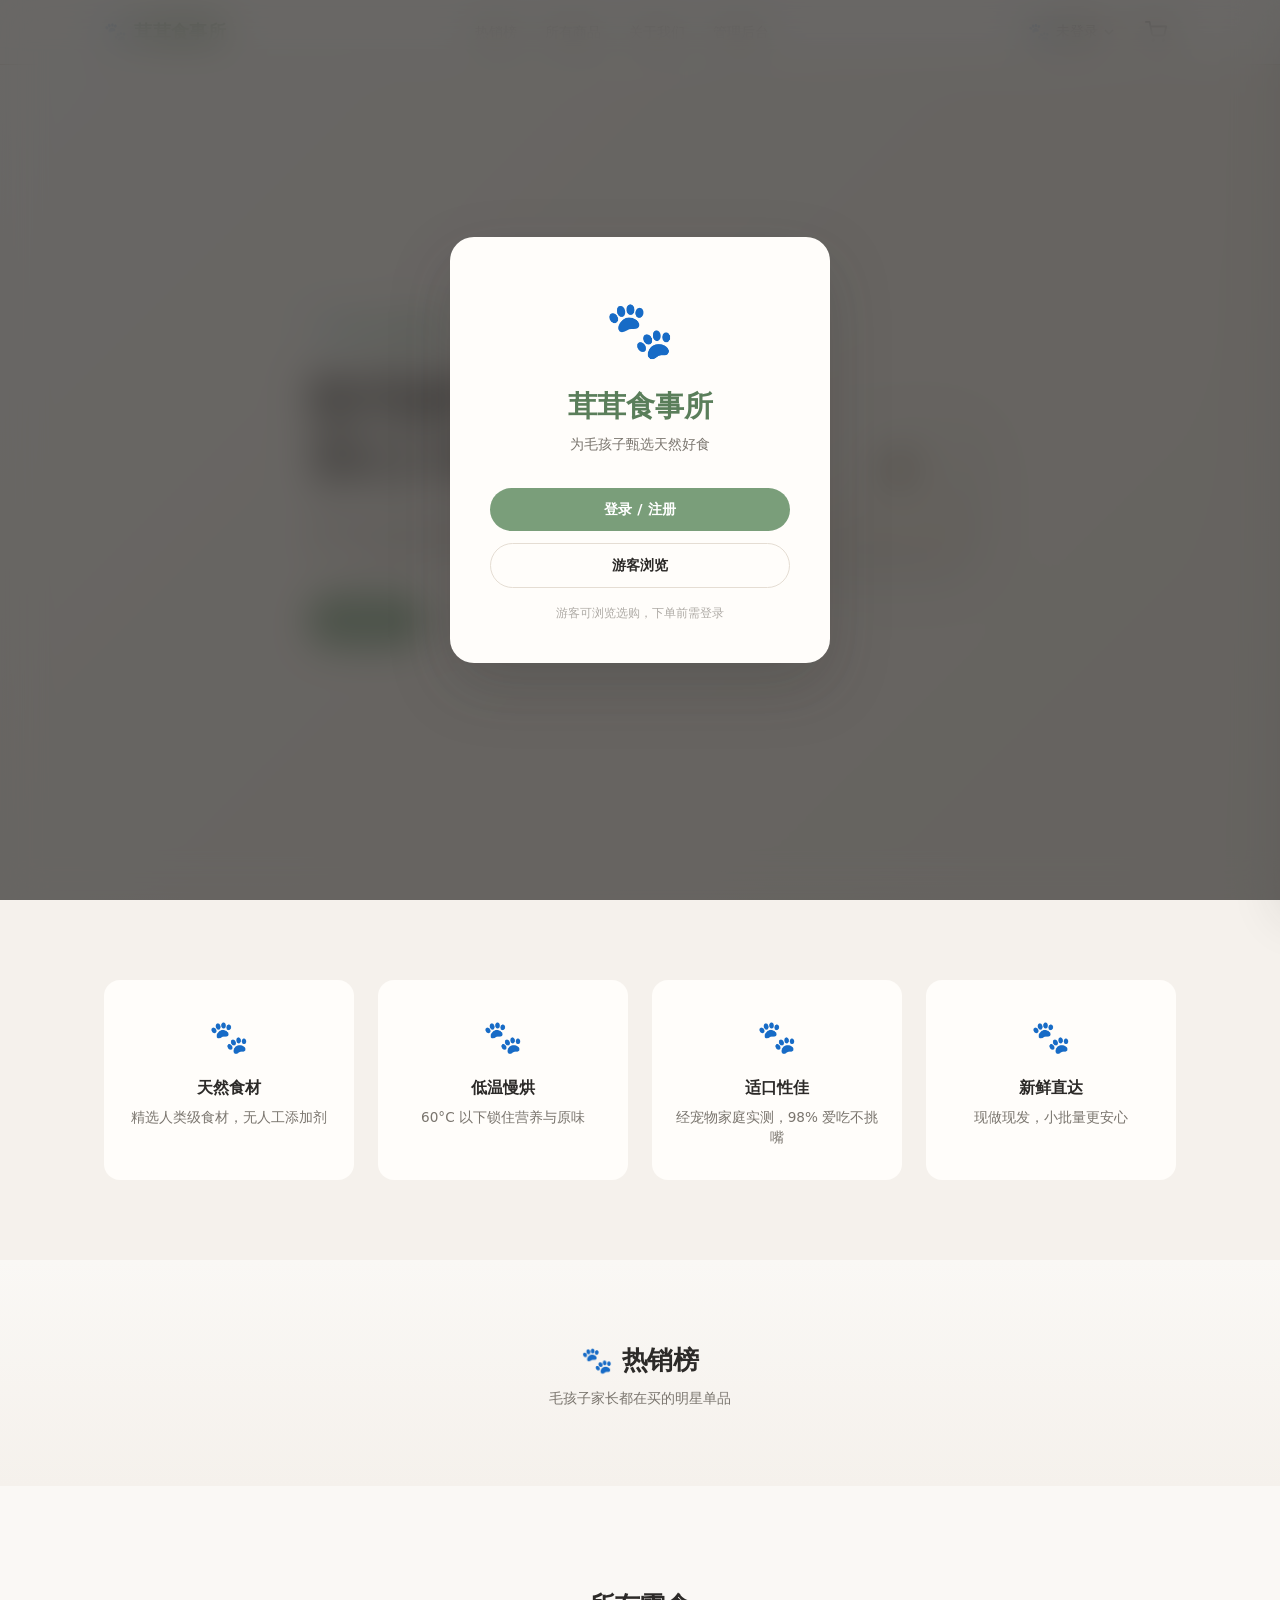
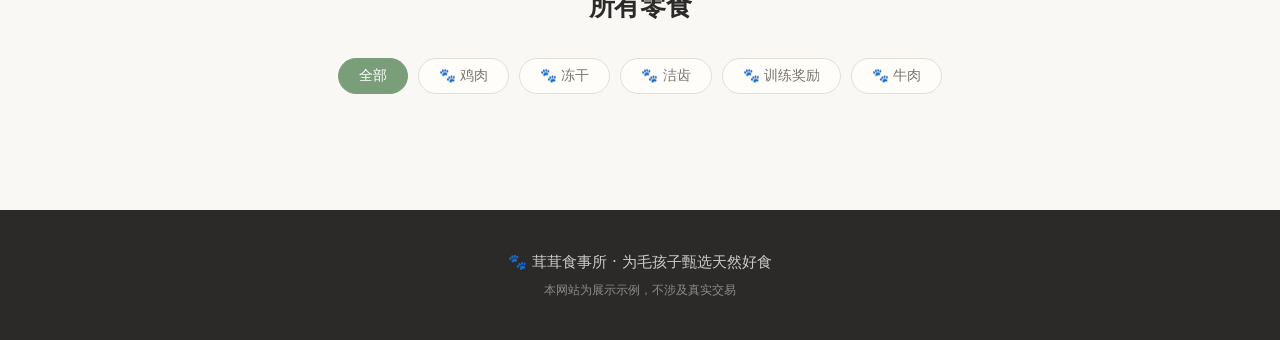
<file: index.html>
<!DOCTYPE html>
<html lang="zh-CN">
<head>
<!-- GP:639187005547478258 -->
  <meta charset="UTF-8">
  <meta name="viewport" content="width=device-width, initial-scale=1.0">
  <title>茸茸食事所 · 天然宠物零食</title>
  <link rel="stylesheet" href="styles.css">
</head>
<body>
  <!-- 入口遮罩：先登录或游客模式才能进入 -->
  <div class="entry-overlay" id="entryOverlay">
    <div class="entry-card">
      <div class="entry-card-inner">
        <div class="entry-logo">🐾</div>
        <h1 class="entry-title">茸茸食事所</h1>
        <p class="entry-subtitle">为毛孩子甄选天然好食</p>
        <div class="entry-actions">
          <button class="btn btn-primary btn-full" id="entryLoginBtn">登录 / 注册</button>
          <button class="btn btn-outline btn-full" id="entryGuestBtn">游客浏览</button>
        </div>
        <p class="entry-note">游客可浏览选购，下单前需登录</p>
      </div>
    </div>
  </div>

  <!-- 导航栏 -->
  <header class="header" id="mainHeader">
    <div class="container header-inner">
      <a href="#" class="logo">🐾 茸茸食事所</a>
      <nav class="nav">
        <a href="#hot-sellers">热销榜</a>
        <a href="#products">所有商品</a>
        <a href="#about">关于我们</a>
        <a href="admin.html" target="_blank">管理后台</a>
      </nav>
      <div class="header-right">
        <div class="user-area" id="userArea">
          <button class="user-btn" id="userBtn">
            <span class="user-avatar" id="userAvatar">🐾</span>
            <span class="user-name" id="userName">未登录</span>
            <svg width="10" height="6" viewBox="0 0 10 6" fill="none"><path d="M1 1l4 4 4-4" stroke="currentColor" stroke-width="1.5"/></svg>
          </button>
          <div class="user-dropdown" id="userDropdown">
            <div class="dropdown-item" id="dropdownAccount">🐾 账户中心</div>
            <div class="dropdown-item" id="dropdownAddress">🐾 地址管理</div>
            <div class="dropdown-divider"></div>
            <div class="dropdown-item" id="dropdownLogout">🐾 退出登录</div>
          </div>
        </div>
        <button class="cart-btn" id="cartToggle" aria-label="购物车">
          <svg width="22" height="22" viewBox="0 0 24 24" fill="none" stroke="currentColor" stroke-width="2" stroke-linecap="round" stroke-linejoin="round"><circle cx="9" cy="21" r="1"/><circle cx="20" cy="21" r="1"/><path d="M1 1h4l2.68 13.39a2 2 0 0 0 2 1.61h9.72a2 2 0 0 0 2-1.61L23 6H6"/></svg>
          <span class="cart-count" id="cartCount">0</span>
        </button>
      </div>
    </div>
  </header>

  <!-- 首屏 Hero -->
  <section class="hero" id="hero">
    <div class="container hero-grid">
      <div class="hero-text">
        <span class="hero-badge">🐾 100% 天然食材</span>
        <h1>给毛孩子的<br>安心小食</h1>
        <p>无添加·无谷物·低温慢烘<br>每一口都是看得见的天然</p>
        <div class="hero-actions">
          <a href="#products" class="btn btn-primary">探索商品</a>
          <a href="#cartToggle" class="btn btn-outline cart-quick" id="heroCartBtn">购物车 (<span id="heroCartCount">0</span>)</a>
        </div>
      </div>
      <div class="hero-visual">
        <img src="assets/hero.svg" alt="宠物零食" class="hero-img">
      </div>
    </div>
  </section>

  <!-- 特色卖点 -->
  <section class="features" id="about">
    <div class="container">
      <div class="features-grid">
        <div class="feature-card">
          <span class="feature-icon">🐾</span>
          <h3>天然食材</h3>
          <p>精选人类级食材，无人工添加剂</p>
        </div>
        <div class="feature-card">
          <span class="feature-icon">🐾</span>
          <h3>低温慢烘</h3>
          <p>60°C 以下锁住营养与原味</p>
        </div>
        <div class="feature-card">
          <span class="feature-icon">🐾</span>
          <h3>适口性佳</h3>
          <p>经宠物家庭实测，98% 爱吃不挑嘴</p>
        </div>
        <div class="feature-card">
          <span class="feature-icon">🐾</span>
          <h3>新鲜直达</h3>
          <p>现做现发，小批量更安心</p>
        </div>
      </div>
    </div>
  </section>

  <!-- 热销榜 -->
  <section class="hot-sellers">
    <div class="container">
      <div class="hot-sellers-header">
        <h2 class="hot-sellers-title">🐾 热销榜</h2>
        <p class="hot-sellers-subtitle">毛孩子家长都在买的明星单品</p>
      </div>
      <div class="hot-sellers-grid" id="hotSellersGrid"></div>
    </div>
  </section>

  <!-- 商品区 -->
  <section class="products" id="products">
    <div class="container">
      <h2 class="section-title">所有零食</h2>
      <div class="filter-bar" id="filterBar">
        <button class="filter-btn active" data-filter="all">全部</button>
        <button class="filter-btn" data-filter="chicken">🐾 鸡肉</button>
        <button class="filter-btn" data-filter="freezedry">🐾 冻干</button>
        <button class="filter-btn" data-filter="dental">🐾 洁齿</button>
        <button class="filter-btn" data-filter="training">🐾 训练奖励</button>
        <button class="filter-btn" data-filter="beef">🐾 牛肉</button>
      </div>
      <div class="product-grid" id="productGrid"></div>
    </div>
  </section>

  <!-- 页脚 -->
  <footer class="footer">
    <div class="container footer-inner">
      <p>🐾 茸茸食事所 · 为毛孩子甄选天然好食</p>
      <p class="footer-note">本网站为展示示例，不涉及真实交易</p>
    </div>
  </footer>

  <!-- 登录弹窗（悬浮窗，背景虚化） -->
  <div class="login-overlay" id="loginOverlay">
    <div class="login-modal">
      <button class="login-close" id="loginClose">✕</button>
      <div class="login-icon">🐾</div>
      <h2 class="login-title">欢迎回来</h2>
      <p class="login-subtitle">登录后即可填写地址并下单</p>
      <div class="login-form">
        <div class="login-field">
          <label>用户名</label>
          <input type="text" id="loginUsername" placeholder="输入用户名" autocomplete="off">
        </div>
        <div class="login-field">
          <label>密码</label>
          <input type="password" id="loginPassword" placeholder="输入密码" autocomplete="off">
        </div>
        <div class="login-error" id="loginError"></div>
        <button class="btn btn-primary btn-full" id="loginSubmit">登录</button>
        <button class="btn btn-outline btn-full" id="loginGuestBtn">以游客身份继续</button>
      </div>
    </div>
  </div>

  <!-- 账户中心弹窗（地址管理） -->
  <div class="address-overlay" id="addressOverlay">
    <div class="address-modal">
      <div class="address-modal-header">
        <h2>🐾 地址管理</h2>
        <button class="address-close" id="addressClose">✕</button>
      </div>
      <div class="address-modal-body">
        <div class="address-list" id="addressList"></div>
        <button class="btn btn-outline btn-sm" id="addressAddBtn">+ 添加新地址</button>

        <!-- 地址表单（新增/编辑） -->
        <div class="address-form" id="addressForm" style="display:none;">
          <div class="address-form-title" id="addressFormTitle">添加地址</div>
          <div class="login-field">
            <label>收件人</label>
            <input type="text" id="addrName" placeholder="收件人姓名">
          </div>
          <div class="login-field">
            <label>手机号</label>
            <input type="text" id="addrPhone" placeholder="手机号码">
          </div>
          <div class="login-field">
            <label>详细地址</label>
            <input type="text" id="addrDetail" placeholder="省/市/区/街道/门牌号">
          </div>
          <div style="display:flex;gap:8px;margin-top:10px;">
            <button class="btn btn-primary btn-sm" id="addrSaveBtn">保存</button>
            <button class="btn btn-outline btn-sm" id="addrCancelBtn">取消</button>
          </div>
          <div class="login-error" id="addrError"></div>
        </div>
      </div>
    </div>
  </div>

  <!-- 商品详情弹窗 -->
  <div class="modal-overlay" id="productModal">
    <div class="modal" role="dialog" aria-label="商品详情">
      <button class="modal-close" id="modalClose" aria-label="关闭">✕</button>
      <div class="modal-body" id="modalBody"></div>
    </div>
  </div>

  <!-- 购物车侧栏 -->
  <div class="cart-overlay" id="cartOverlay"></div>
  <div class="cart-sidebar" id="cartSidebar">
    <div class="cart-header">
      <h2>🐾 购物车</h2>
      <button class="cart-close" id="cartClose" aria-label="关闭购物车">✕</button>
    </div>
    <div class="cart-items" id="cartItems">
      <div class="cart-empty">购物车是空的<br>快去给毛孩子选零食吧 🐾</div>
    </div>
    <div class="cart-footer" id="cartFooter" style="display:none;">
      <div class="cart-total">
        <span>合计</span>
        <span id="cartTotal">￥0</span>
      </div>
      <button class="btn btn-primary btn-full" id="checkoutBtn">结算</button>
    </div>
  </div>

  <!-- 下单成功弹窗 -->
  <div class="modal-overlay" id="successModal">
    <div class="modal modal-success" role="dialog" aria-label="下单成功">
      <div class="success-content">
        <span class="success-icon">🐾</span>
        <h2>下单成功！</h2>
        <p>恭喜你为毛孩子安排了一顿美味 🐾</p>
        <p class="success-note" id="successAddress">预计 2-3 天送到</p>
        <button class="btn btn-primary" id="successClose">继续逛逛</button>
      </div>
    </div>
  </div>

  <!-- 提示弹窗（简易） -->
  <div class="toast" id="toast"></div>

  <script src="script.js"></script>
</body>
</html>
</file>
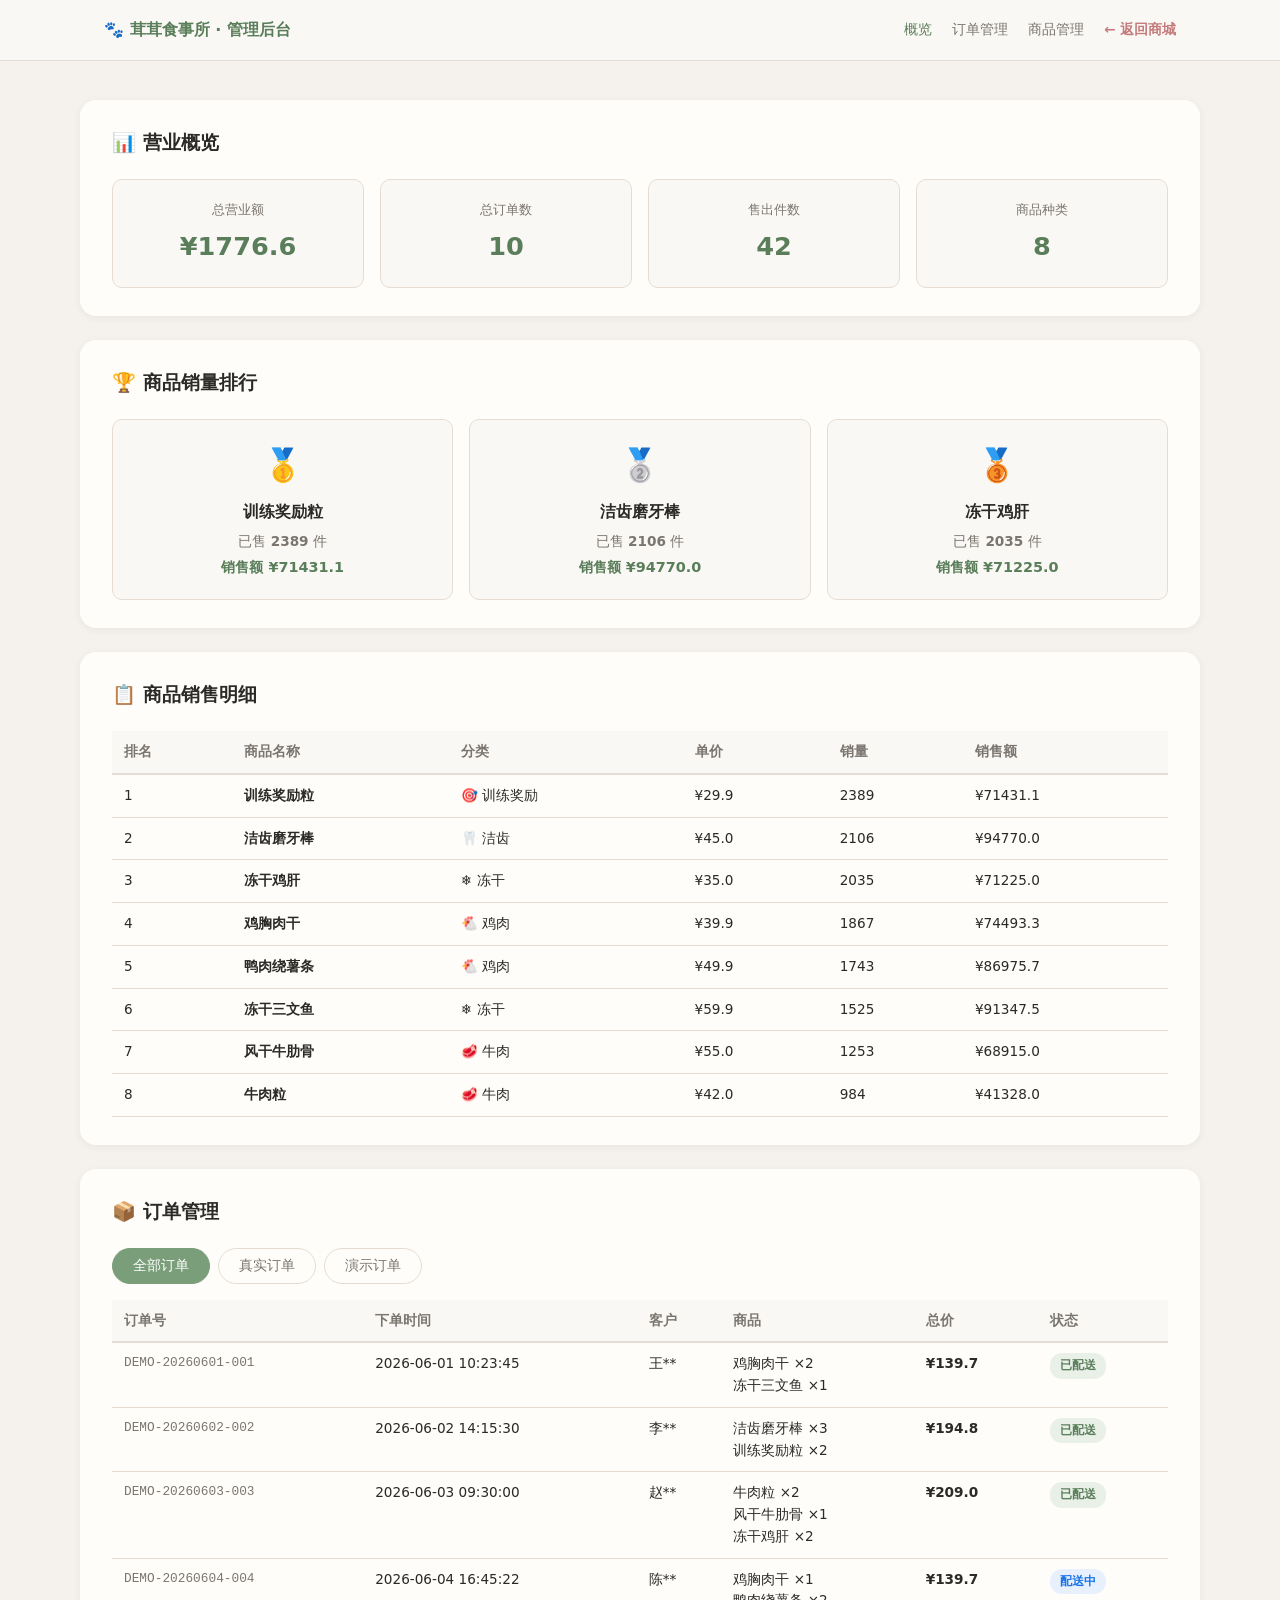
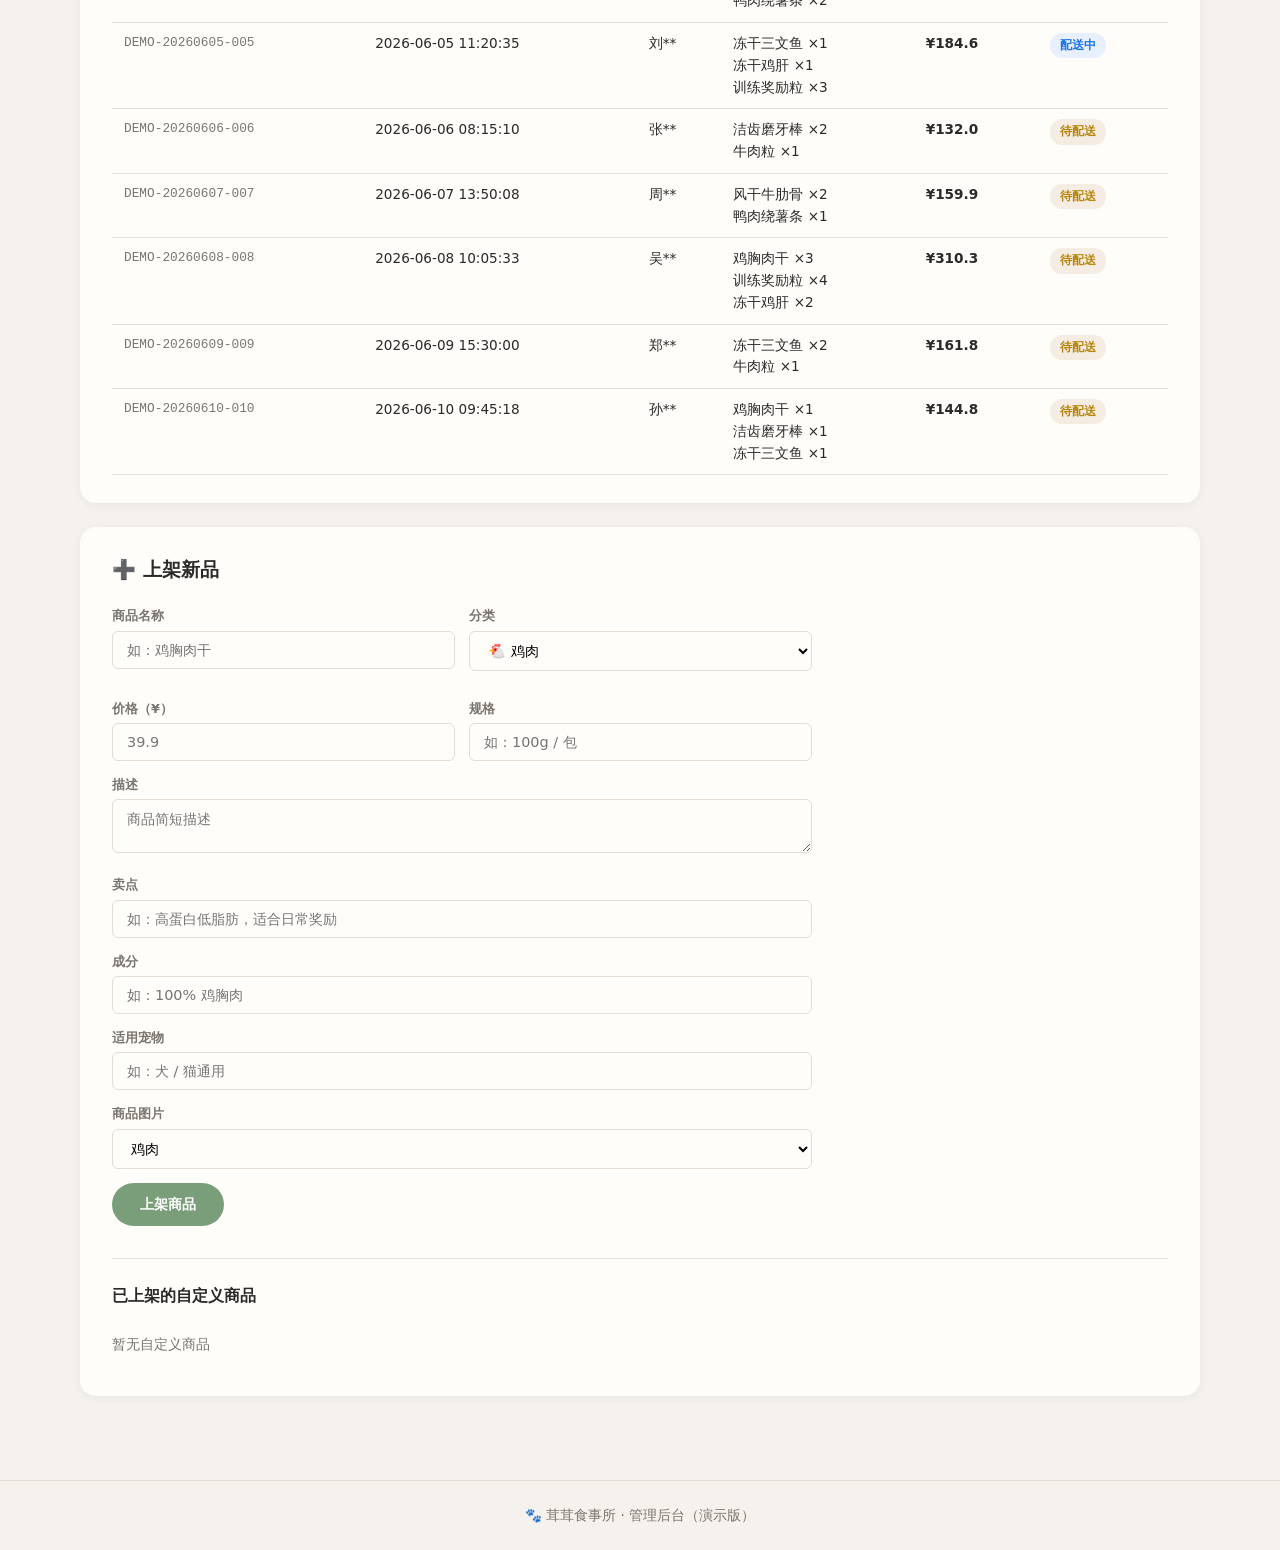
<file: admin.html>
<!DOCTYPE html>
<html lang="zh-CN">
<head>
  <meta charset="UTF-8">
  <meta name="viewport" content="width=device-width, initial-scale=1.0">
  <title>茸茸食事所 · 管理后台</title>
  <link rel="stylesheet" href="styles.css">
  <link rel="stylesheet" href="admin.css">
</head>
<body class="admin-body">
  <!-- 顶部导航 -->
  <header class="admin-header">
    <div class="admin-header-inner container">
      <a href="index.html" class="admin-logo">🐾 茸茸食事所 · 管理后台</a>
      <nav class="admin-nav">
        <a href="#stats" class="admin-nav-link active">概览</a>
        <a href="#orders" class="admin-nav-link">订单管理</a>
        <a href="#products" class="admin-nav-link">商品管理</a>
        <a href="index.html" class="admin-nav-link admin-back-link">← 返回商城</a>
      </nav>
    </div>
  </header>

  <main class="admin-main container">
    <!-- 概览统计 -->
    <section id="stats" class="admin-section">
      <h2 class="admin-section-title">📊 营业概览</h2>
      <div class="stats-grid" id="statsGrid">
        <div class="stat-card">
          <div class="stat-label">总营业额</div>
          <div class="stat-value" id="statRevenue">¥0</div>
        </div>
        <div class="stat-card">
          <div class="stat-label">总订单数</div>
          <div class="stat-value" id="statOrders">0</div>
        </div>
        <div class="stat-card">
          <div class="stat-label">售出件数</div>
          <div class="stat-value" id="statItems">0</div>
        </div>
        <div class="stat-card">
          <div class="stat-label">商品种类</div>
          <div class="stat-value" id="statProducts">0</div>
        </div>
      </div>
    </section>

    <!-- 销量排行 -->
    <section class="admin-section">
      <h2 class="admin-section-title">🏆 商品销量排行</h2>
      <div class="rankings-grid" id="rankingsGrid"></div>
    </section>

    <!-- 商品销售明细 -->
    <section class="admin-section">
      <h2 class="admin-section-title">📋 商品销售明细</h2>
      <div class="admin-table-wrap">
        <table class="admin-table" id="salesTable">
          <thead>
            <tr>
              <th>排名</th>
              <th>商品名称</th>
              <th>分类</th>
              <th>单价</th>
              <th>销量</th>
              <th>销售额</th>
            </tr>
          </thead>
          <tbody id="salesTableBody"></tbody>
        </table>
      </div>
    </section>

    <!-- 订单管理 -->
    <section id="orders" class="admin-section">
      <h2 class="admin-section-title">📦 订单管理</h2>
      <div class="order-filters">
        <button class="filter-btn active" data-filter="all">全部订单</button>
        <button class="filter-btn" data-filter="real">真实订单</button>
        <button class="filter-btn" data-filter="demo">演示订单</button>
      </div>
      <div class="admin-table-wrap">
        <table class="admin-table" id="ordersTable">
          <thead>
            <tr>
              <th>订单号</th>
              <th>下单时间</th>
              <th>客户</th>
              <th>商品</th>
              <th>总价</th>
              <th>状态</th>
            </tr>
          </thead>
          <tbody id="ordersTableBody"></tbody>
        </table>
      </div>
    </section>

    <!-- 商品管理（上架新品） -->
    <section id="products" class="admin-section">
      <h2 class="admin-section-title">➕ 上架新品</h2>
      <form class="product-form" id="productForm">
        <div class="form-grid">
          <div class="form-field">
            <label>商品名称</label>
            <input type="text" id="formName" placeholder="如：鸡胸肉干" required>
          </div>
          <div class="form-field">
            <label>分类</label>
            <select id="formCategory">
              <option value="chicken">🐔 鸡肉</option>
              <option value="freezedry">❄️ 冻干</option>
              <option value="dental">🦷 洁齿</option>
              <option value="training">🎯 训练奖励</option>
              <option value="beef">🥩 牛肉</option>
            </select>
          </div>
          <div class="form-field">
            <label>价格（¥）</label>
            <input type="number" id="formPrice" step="0.1" placeholder="39.9" required>
          </div>
          <div class="form-field">
            <label>规格</label>
            <input type="text" id="formSpec" placeholder="如：100g / 包">
          </div>
        </div>
        <div class="form-field">
          <label>描述</label>
          <textarea id="formDesc" rows="2" placeholder="商品简短描述"></textarea>
        </div>
        <div class="form-field">
          <label>卖点</label>
          <input type="text" id="formBenefits" placeholder="如：高蛋白低脂肪，适合日常奖励">
        </div>
        <div class="form-field">
          <label>成分</label>
          <input type="text" id="formIngredients" placeholder="如：100% 鸡胸肉">
        </div>
        <div class="form-field">
          <label>适用宠物</label>
          <input type="text" id="formSuitable" placeholder="如：犬 / 猫通用">
        </div>
        <div class="form-field">
          <label>商品图片</label>
          <select id="formImage">
            <option value="assets/product-chicken.svg">鸡肉</option>
            <option value="assets/product-freezedry.svg">冻干三文鱼</option>
            <option value="assets/product-dental.svg">洁齿</option>
            <option value="assets/product-training.svg">训练奖励</option>
            <option value="assets/product-beef.svg">牛肉</option>
            <option value="assets/product-duck.svg">鸭肉</option>
            <option value="assets/product-rib.svg">牛肋骨</option>
          </select>
        </div>
        <button type="submit" class="btn btn-primary">上架商品</button>
      </form>
      <div class="admin-sub-section">
        <h3 class="admin-sub-title">已上架的自定义商品</h3>
        <div id="customProductsList"></div>
      </div>
    </section>
  </main>

  <footer class="admin-footer">
    <div class="container">
      <p>🐾 茸茸食事所 · 管理后台（演示版）</p>
    </div>
  </footer>

  <script src="admin.js"></script>
</body>
</html>
</file>
<file: styles.css>
﻿/* ============================================
   茸茸食事所 · 设计系统
   高端天然风格 · 干净留白 · 鼠尾草绿点缀
   ============================================ */

/* --- 变量 --- */
:root {
  --color-white: #fffdfa;
  --color-bg: #faf8f5;
  --color-bg-alt: #f5f1ec;
  --color-text: #2c2a28;
  --color-text-muted: #7a756e;
  --color-accent: #7a9e7a;
  --color-accent-light: #e8f0e8;
  --color-accent-dark: #5a7e5a;
  --color-berry: #c47a7a;
  --color-berry-light: #f5e8e8;
  --color-warm: #f5ede3;
  --color-border: #e5ddd3;
  --color-white-pure: #ffffff;
  --color-overlay: rgba(44, 42, 40, 0.45);
  --radius: 16px;
  --radius-sm: 10px;
  --radius-xs: 6px;
  --shadow-sm: 0 2px 8px rgba(44,42,40,0.06);
  --shadow-md: 0 8px 24px rgba(44,42,40,0.08);
  --shadow-lg: 0 16px 48px rgba(44,42,40,0.12);
  --font-sans: "PingFang SC", "Hiragino Sans GB", "Microsoft YaHei", system-ui, sans-serif;
  --transition: 0.25s cubic-bezier(0.4, 0, 0.2, 1);
}

/* --- Reset --- */
*, *::before, *::after { box-sizing: border-box; margin: 0; padding: 0; }
html { scroll-behavior: smooth; }
body {
  font-family: var(--font-sans);
  background: var(--color-bg);
  color: var(--color-text);
  line-height: 1.6;
  -webkit-font-smoothing: antialiased;
}
img { max-width: 100%; display: block; }
a { color: inherit; text-decoration: none; }
button { cursor: pointer; font-family: inherit; border: none; background: none; }

/* --- Container --- */
.container { max-width: 1120px; margin: 0 auto; padding: 0 24px; }

/* --- Header --- */
.header {
  position: fixed;
  top: 0;
  left: 0;
  right: 0;
  z-index: 100;
  background: rgba(250, 248, 245, 0.92);
  backdrop-filter: blur(12px);
  -webkit-backdrop-filter: blur(12px);
  border-bottom: 1px solid var(--color-border);
}
.header-inner {
  display: flex;
  align-items: center;
  justify-content: space-between;
  height: 64px;
}
.logo { font-size: 1.15rem; font-weight: 700; letter-spacing: 0.02em; color: var(--color-accent-dark); }
.nav { display: flex; gap: 28px; }
.nav a { font-size: 0.875rem; color: var(--color-text-muted); transition: color var(--transition); }
.nav a:hover { color: var(--color-accent-dark); }
.cart-btn {
  position: relative;
  display: flex;
  align-items: center;
  justify-content: center;
  width: 40px;
  height: 40px;
  border-radius: 50%;
  color: var(--color-text);
  transition: background var(--transition);
}
.cart-btn:hover { background: var(--color-bg-alt); }
.cart-count {
  position: absolute;
  top: 2px;
  right: 2px;
  background: var(--color-berry);
  color: #fff;
  font-size: 0.65rem;
  font-weight: 600;
  min-width: 18px;
  height: 18px;
  border-radius: 9px;
  display: flex;
  align-items: center;
  justify-content: center;
  padding: 0 4px;
  transform: scale(0);
  transition: transform var(--transition);
}
.cart-count.show { transform: scale(1); }

/* --- Hero --- */
.hero {
  padding: 140px 0 80px;
  min-height: 100vh;
  display: flex;
  align-items: center;
  background: linear-gradient(135deg, #faf8f5 0%, #f5efe8 50%, #f0ebe3 100%);
}
.hero-grid { display: grid; grid-template-columns: 1fr 1fr; gap: 60px; align-items: center; }
.hero-text { max-width: 520px; }
.hero-badge {
  display: inline-block;
  background: var(--color-accent-light);
  color: var(--color-accent-dark);
  font-size: 0.8rem;
  font-weight: 600;
  padding: 6px 14px;
  border-radius: 20px;
  margin-bottom: 20px;
}
.hero-text h1 {
  font-size: 3.2rem;
  font-weight: 800;
  line-height: 1.2;
  letter-spacing: -0.02em;
  color: var(--color-text);
  margin-bottom: 16px;
}
.hero-text p {
  font-size: 1.05rem;
  color: var(--color-text-muted);
  line-height: 1.7;
  margin-bottom: 32px;
}
.hero-actions { display: flex; gap: 12px; flex-wrap: wrap; }
.hero-visual { display: flex; align-items: center; justify-content: center; }
.hero-img {
  width: 100%;
  max-width: 520px;
  border-radius: var(--radius);
  box-shadow: var(--shadow-lg);
}

/* --- Buttons --- */
.btn {
  display: inline-flex;
  align-items: center;
  justify-content: center;
  gap: 6px;
  padding: 12px 28px;
  border-radius: 50px;
  font-size: 0.9rem;
  font-weight: 600;
  transition: all var(--transition);
}
.btn-primary {
  background: var(--color-accent);
  color: #fff;
}
.btn-primary:hover { background: var(--color-accent-dark); transform: translateY(-1px); box-shadow: 0 4px 14px rgba(122, 158, 122, 0.35); }
.btn-outline {
  background: transparent;
  color: var(--color-text);
  border: 1.5px solid var(--color-border);
}
.btn-outline:hover { border-color: var(--color-accent); color: var(--color-accent-dark); }
.btn-full { width: 100%; }
.btn-sm { padding: 8px 18px; font-size: 0.8rem; }

/* --- Features --- */
.features {
  padding: 80px 0;
  background: var(--color-bg-alt);
}
.features-grid { display: grid; grid-template-columns: repeat(4, 1fr); gap: 24px; }
.feature-card {
  background: var(--color-white);
  padding: 32px 20px;
  border-radius: var(--radius);
  text-align: center;
  transition: transform var(--transition), box-shadow var(--transition);
}
.feature-card:hover { transform: translateY(-4px); box-shadow: var(--shadow-md); }
.feature-icon { font-size: 2rem; display: block; margin-bottom: 12px; }
.feature-card h3 { font-size: 1rem; font-weight: 700; margin-bottom: 6px; }
.feature-card p { font-size: 0.85rem; color: var(--color-text-muted); line-height: 1.5; }

/* --- Section Title --- */
.section-title {
  font-size: 1.6rem;
  font-weight: 800;
  text-align: center;
  margin-bottom: 32px;
  letter-spacing: -0.01em;
}

/* --- Hot Sellers --- */
.hot-sellers {
  padding: 80px 0 40px;
  background: linear-gradient(180deg, #faf8f5 0%, #f5f1ec 100%);
}
.hot-sellers-header { text-align: center; margin-bottom: 36px; }
.hot-sellers-title {
  font-size: 1.6rem;
  font-weight: 800;
  letter-spacing: -0.01em;
  margin-bottom: 6px;
}
.hot-sellers-subtitle {
  font-size: 0.9rem;
  color: var(--color-text-muted);
}
.hot-sellers-grid {
  display: grid;
  grid-template-columns: repeat(4, 1fr);
  gap: 20px;
}
.hot-card {
  background: var(--color-white);
  border-radius: var(--radius);
  overflow: hidden;
  cursor: pointer;
  position: relative;
  transition: transform var(--transition), box-shadow var(--transition);
}
.hot-card:hover { transform: translateY(-4px); box-shadow: var(--shadow-md); }
.rank-badge {
  position: absolute;
  top: 12px;
  left: 12px;
  width: 32px;
  height: 32px;
  border-radius: 50%;
  display: flex;
  align-items: center;
  justify-content: center;
  font-size: 0.8rem;
  font-weight: 800;
  color: #fff;
  z-index: 2;
  box-shadow: 0 2px 8px rgba(0,0,0,0.12);
}
.rank-1 { background: linear-gradient(135deg, #e8a838, #d4922a); }
.rank-2 { background: linear-gradient(135deg, #b0b0b0, #909090); }
.rank-3 { background: linear-gradient(135deg, #c89060, #b07848); }
.rank-4 { background: var(--color-accent); }
.hot-card-img {
  width: 100%;
  aspect-ratio: 1;
  object-fit: cover;
  background: var(--color-warm);
}
.hot-card-body { padding: 14px 16px 18px; }
.hot-card-category {
  font-size: 0.7rem;
  font-weight: 600;
  color: var(--color-accent);
  margin-bottom: 3px;
  letter-spacing: 0.04em;
}
.hot-card-title {
  font-size: 0.95rem;
  font-weight: 700;
  margin-bottom: 8px;
}
.hot-card-bottom {
  display: flex;
  align-items: center;
  justify-content: space-between;
}
.hot-card-price {
  font-size: 1.05rem;
  font-weight: 800;
  color: var(--color-berry);
}
.hot-card-sales {
  font-size: 0.72rem;
  color: var(--color-text-muted);
}
/* --- Products --- */
.products { padding: 100px 0 80px; }

/* Filter Bar */
.filter-bar {
  display: flex;
  justify-content: center;
  gap: 10px;
  flex-wrap: wrap;
  margin-bottom: 36px;
}
.filter-btn {
  padding: 8px 20px;
  border-radius: 50px;
  font-size: 0.85rem;
  font-weight: 500;
  color: var(--color-text-muted);
  background: var(--color-white);
  border: 1.5px solid var(--color-border);
  transition: all var(--transition);
}
.filter-btn:hover { border-color: var(--color-accent); color: var(--color-accent-dark); }
.filter-btn.active {
  background: var(--color-accent);
  color: #fff;
  border-color: var(--color-accent);
}

/* Product Grid */
.product-grid {
  display: grid;
  grid-template-columns: repeat(auto-fill, minmax(260px, 1fr));
  gap: 24px;
}
.product-card {
  background: var(--color-white);
  border-radius: var(--radius);
  overflow: hidden;
  transition: transform var(--transition), box-shadow var(--transition);
  cursor: pointer;
}
.product-card:hover { transform: translateY(-4px); box-shadow: var(--shadow-md); }
.product-card-img {
  width: 100%;
  aspect-ratio: 1;
  object-fit: cover;
  background: var(--color-warm);
}
.product-card-body { padding: 18px 20px 20px; }
.product-card-category {
  font-size: 0.7rem;
  font-weight: 600;
  color: var(--color-accent);
  text-transform: uppercase;
  letter-spacing: 0.06em;
  margin-bottom: 4px;
}
.product-card-title {
  font-size: 1rem;
  font-weight: 700;
  margin-bottom: 4px;
}
.product-card-desc {
  font-size: 0.8rem;
  color: var(--color-text-muted);
  line-height: 1.4;
  margin-bottom: 12px;
  display: -webkit-box;
  -webkit-line-clamp: 2;
  -webkit-box-orient: vertical;
  overflow: hidden;
}
.product-card-bottom {
  display: flex;
  align-items: center;
  justify-content: space-between;
}
.product-card-price {
  font-size: 1.15rem;
  font-weight: 800;
  color: var(--color-berry);
}
.product-card-spec {
  font-size: 0.75rem;
  color: var(--color-text-muted);
}

/* --- Modal --- */
.modal-overlay {
  position: fixed;
  top: 0;
  left: 0;
  right: 0;
  bottom: 0;
  background: var(--color-overlay);
  z-index: 200;
  display: flex;
  align-items: center;
  justify-content: center;
  opacity: 0;
  pointer-events: none;
  transition: opacity 0.3s ease;
}
.modal-overlay.open { opacity: 1; pointer-events: all; }

.modal {
  background: var(--color-white);
  border-radius: var(--radius);
  max-width: 520px;
  width: 90%;
  max-height: 85vh;
  overflow-y: auto;
  position: relative;
  transform: translateY(20px) scale(0.97);
  transition: transform 0.3s ease;
}
.modal-overlay.open .modal { transform: translateY(0) scale(1); }

.modal-close {
  position: absolute;
  top: 16px;
  right: 16px;
  width: 36px;
  height: 36px;
  border-radius: 50%;
  display: flex;
  align-items: center;
  justify-content: center;
  font-size: 1.1rem;
  color: var(--color-text-muted);
  background: var(--color-bg);
  z-index: 2;
  transition: background var(--transition);
}
.modal-close:hover { background: var(--color-border); }
.modal-body { padding: 0; }

.modal-detail-img {
  width: 100%;
  aspect-ratio: 1;
  object-fit: cover;
  background: var(--color-warm);
}
.modal-detail-body { padding: 24px 28px 28px; }
.modal-detail-title {
  font-size: 1.4rem;
  font-weight: 800;
  margin-bottom: 4px;
}
.modal-detail-category { font-size: 0.75rem; color: var(--color-accent); font-weight: 600; margin-bottom: 12px; }
.modal-detail-price {
  font-size: 1.3rem;
  font-weight: 800;
  color: var(--color-berry);
  margin-bottom: 16px;
}
.modal-detail-section { margin-bottom: 16px; }
.modal-detail-section h4 {
  font-size: 0.85rem;
  font-weight: 700;
  margin-bottom: 6px;
  color: var(--color-accent-dark);
}
.modal-detail-section p,
.modal-detail-section li {
  font-size: 0.85rem;
  color: var(--color-text-muted);
  line-height: 1.6;
}
.modal-detail-section ul { list-style: none; padding: 0; }
.modal-detail-section ul li::before { content: "• "; color: var(--color-accent); }

/* --- Cart Sidebar --- */
.cart-overlay {
  position: fixed;
  top: 0;
  left: 0;
  right: 0;
  bottom: 0;
  background: var(--color-overlay);
  z-index: 150;
  opacity: 0;
  pointer-events: none;
  transition: opacity 0.3s ease;
}
.cart-overlay.open { opacity: 1; pointer-events: all; }

.cart-sidebar {
  position: fixed;
  top: 0;
  right: 0;
  bottom: 0;
  width: 400px;
  max-width: 90vw;
  background: var(--color-white);
  z-index: 160;
  display: flex;
  flex-direction: column;
  transform: translateX(100%);
  transition: transform 0.3s ease;
  box-shadow: var(--shadow-lg);
}
.cart-sidebar.open { transform: translateX(0); }

.cart-header {
  display: flex;
  align-items: center;
  justify-content: space-between;
  padding: 20px 24px;
  border-bottom: 1px solid var(--color-border);
}
.cart-header h2 { font-size: 1.1rem; font-weight: 700; }
.cart-close {
  width: 36px;
  height: 36px;
  border-radius: 50%;
  display: flex;
  align-items: center;
  justify-content: center;
  font-size: 1.1rem;
  color: var(--color-text-muted);
  transition: background var(--transition);
}
.cart-close:hover { background: var(--color-bg); }

.cart-items {
  flex: 1;
  overflow-y: auto;
  padding: 16px 24px;
}
.cart-empty {
  text-align: center;
  color: var(--color-text-muted);
  padding: 60px 0;
  line-height: 1.8;
}
.cart-item {
  display: flex;
  gap: 12px;
  padding: 14px 0;
  border-bottom: 1px solid var(--color-border);
}
.cart-item-img {
  width: 64px;
  height: 64px;
  border-radius: var(--radius-sm);
  object-fit: cover;
  background: var(--color-warm);
  flex-shrink: 0;
}
.cart-item-info { flex: 1; min-width: 0; }
.cart-item-title { font-size: 0.9rem; font-weight: 600; margin-bottom: 2px; }
.cart-item-spec { font-size: 0.75rem; color: var(--color-text-muted); margin-bottom: 6px; }
.cart-item-bottom { display: flex; align-items: center; justify-content: space-between; }
.cart-item-price { font-size: 0.9rem; font-weight: 700; color: var(--color-berry); }
.cart-qty {
  display: flex;
  align-items: center;
  gap: 0;
  border: 1.5px solid var(--color-border);
  border-radius: var(--radius-xs);
  overflow: hidden;
}
.cart-qty button {
  width: 30px;
  height: 30px;
  display: flex;
  align-items: center;
  justify-content: center;
  font-size: 0.85rem;
  color: var(--color-text);
  transition: background var(--transition);
}
.cart-qty button:hover { background: var(--color-bg); }
.cart-qty span {
  width: 32px;
  text-align: center;
  font-size: 0.85rem;
  font-weight: 600;
  border-left: 1.5px solid var(--color-border);
  border-right: 1.5px solid var(--color-border);
  line-height: 30px;
}
.cart-item-remove {
  font-size: 0.7rem;
  color: var(--color-text-muted);
  margin-left: 8px;
  transition: color var(--transition);
}
.cart-item-remove:hover { color: var(--color-berry); }

.cart-footer {
  padding: 20px 24px;
  border-top: 1px solid var(--color-border);
  background: var(--color-white);
}
.cart-total {
  display: flex;
  justify-content: space-between;
  align-items: center;
  font-size: 1.05rem;
  font-weight: 700;
  margin-bottom: 14px;
}
.cart-total span:last-child { font-size: 1.2rem; color: var(--color-berry); }

/* --- Success Modal --- */
.modal-success {
  max-width: 420px;
  text-align: center;
}
.success-content { padding: 48px 32px; }
.success-icon { font-size: 3.5rem; display: block; margin-bottom: 16px; }
.success-content h2 { font-size: 1.5rem; font-weight: 800; margin-bottom: 8px; }
.success-content p { color: var(--color-text-muted); font-size: 0.9rem; margin-bottom: 4px; }
.success-note { font-size: 0.8rem !important; margin-top: 8px !important; }
.success-content .btn { margin-top: 24px; }

/* --- Footer --- */
.footer {
  padding: 40px 0;
  background: var(--color-text);
  color: #ccc;
  text-align: center;
}
.footer p:first-child { font-size: 0.95rem; font-weight: 500; margin-bottom: 6px; }
.footer-note { font-size: 0.75rem; opacity: 0.6; }

/* --- Responsive --- *//* --- Entry Overlay (先登录/游客) --- */
.entry-overlay {
  position: fixed;
  top: 0; left: 0; right: 0; bottom: 0;
  background: rgba(44, 42, 40, 0.7);
  backdrop-filter: blur(20px);
  -webkit-backdrop-filter: blur(20px);
  z-index: 999;
  display: flex;
  align-items: center;
  justify-content: center;
  transition: opacity 0.5s ease;
}
.entry-overlay.hidden { opacity: 0; pointer-events: none; }
.entry-card {
  background: var(--color-white);
  border-radius: 24px;
  padding: 48px 40px 40px;
  max-width: 380px;
  width: 90%;
  text-align: center;
  box-shadow: 0 24px 64px rgba(44,42,40,0.2);
  transform: translateY(0);
  transition: transform 0.5s ease;
}
.entry-overlay.hidden .entry-card { transform: translateY(20px); }
.entry-logo { font-size: 3.5rem; display: block; margin-bottom: 8px; }
.entry-title { font-size: 1.8rem; font-weight: 800; margin-bottom: 4px; color: var(--color-accent-dark); }
.entry-subtitle { font-size: 0.9rem; color: var(--color-text-muted); margin-bottom: 32px; }
.entry-actions { display: flex; flex-direction: column; gap: 12px; margin-bottom: 16px; }
.entry-note { font-size: 0.75rem; color: var(--color-text-muted); opacity: 0.6; }

/* --- Header Right --- */
.header-right {
  display: flex;
  align-items: center;
  gap: 8px;
}

/* --- User Area --- */
.user-area { position: relative; }
.user-btn {
  display: flex;
  align-items: center;
  gap: 6px;
  padding: 6px 14px 6px 10px;
  border-radius: 50px;
  background: var(--color-bg-alt);
  color: var(--color-text);
  font-size: 0.85rem;
  font-weight: 500;
  transition: background var(--transition);
  cursor: pointer;
}
.user-btn:hover { background: var(--color-border); }
.user-avatar { font-size: 1.1rem; }
.user-name { max-width: 80px; overflow: hidden; text-overflow: ellipsis; white-space: nowrap; }

.user-dropdown {
  position: absolute;
  top: calc(100% + 8px);
  right: 0;
  background: var(--color-white);
  border-radius: var(--radius-sm);
  box-shadow: var(--shadow-lg);
  min-width: 160px;
  padding: 6px;
  opacity: 0;
  pointer-events: none;
  transform: translateY(-6px);
  transition: all var(--transition);
  z-index: 110;
}
.user-dropdown.open { opacity: 1; pointer-events: all; transform: translateY(0); }
.dropdown-item {
  padding: 10px 14px;
  font-size: 0.85rem;
  border-radius: var(--radius-xs);
  cursor: pointer;
  transition: background var(--transition);
}
.dropdown-item:hover { background: var(--color-bg-alt); }
.dropdown-divider { height: 1px; background: var(--color-border); margin: 4px 0; }

/* --- Login Modal (悬浮窗，背景虚化) --- */
.login-overlay {
  position: fixed;
  top: 0; left: 0; right: 0; bottom: 0;
  background: rgba(44, 42, 40, 0.5);
  backdrop-filter: blur(8px);
  -webkit-backdrop-filter: blur(8px);
  z-index: 300;
  display: flex;
  align-items: center;
  justify-content: center;
  opacity: 0;
  pointer-events: none;
  transition: opacity 0.3s ease;
}
.login-overlay.open { opacity: 1; pointer-events: all; }
.login-modal {
  background: var(--color-white);
  border-radius: 20px;
  padding: 36px 32px 28px;
  max-width: 360px;
  width: 90%;
  position: relative;
  transform: scale(0.95);
  transition: transform 0.3s ease;
  box-shadow: var(--shadow-lg);
}
.login-overlay.open .login-modal { transform: scale(1); }
.login-close {
  position: absolute;
  top: 14px; right: 14px;
  width: 32px; height: 32px;
  border-radius: 50%;
  display: flex;
  align-items: center;
  justify-content: center;
  font-size: 1rem;
  color: var(--color-text-muted);
  background: var(--color-bg);
  transition: background var(--transition);
}
.login-close:hover { background: var(--color-border); }
.login-icon { font-size: 2.5rem; text-align: center; margin-bottom: 8px; }
.login-title { font-size: 1.3rem; font-weight: 800; text-align: center; margin-bottom: 4px; }
.login-subtitle { font-size: 0.8rem; color: var(--color-text-muted); text-align: center; margin-bottom: 20px; }
.login-form { display: flex; flex-direction: column; gap: 12px; }
.login-field label { font-size: 0.8rem; font-weight: 600; display: block; margin-bottom: 4px; color: var(--color-text-muted); }
.login-field input {
  width: 100%;
  padding: 10px 14px;
  border: 1.5px solid var(--color-border);
  border-radius: var(--radius-sm);
  font-size: 0.9rem;
  font-family: inherit;
  background: var(--color-bg);
  transition: border-color var(--transition);
  outline: none;
}
.login-field input:focus { border-color: var(--color-accent); }
.login-error { font-size: 0.8rem; color: var(--color-berry); min-height: 1em; }

/* --- Address Modal --- */
.address-overlay {
  position: fixed;
  top: 0; left: 0; right: 0; bottom: 0;
  background: var(--color-overlay);
  z-index: 300;
  display: flex;
  align-items: center;
  justify-content: center;
  opacity: 0;
  pointer-events: none;
  transition: opacity 0.3s ease;
}
.address-overlay.open { opacity: 1; pointer-events: all; }
.address-modal {
  background: var(--color-white);
  border-radius: var(--radius);
  max-width: 480px;
  width: 90%;
  max-height: 80vh;
  display: flex;
  flex-direction: column;
  box-shadow: var(--shadow-lg);
}
.address-modal-header {
  display: flex;
  align-items: center;
  justify-content: space-between;
  padding: 20px 24px;
  border-bottom: 1px solid var(--color-border);
}
.address-modal-header h2 { font-size: 1.1rem; font-weight: 700; }
.address-close {
  width: 36px; height: 36px;
  border-radius: 50%;
  display: flex;
  align-items: center;
  justify-content: center;
  font-size: 1.1rem;
  color: var(--color-text-muted);
  transition: background var(--transition);
}
.address-close:hover { background: var(--color-bg); }
.address-modal-body {
  padding: 20px 24px 24px;
  overflow-y: auto;
  flex: 1;
}
.address-list { margin-bottom: 16px; }
.address-item {
  display: flex;
  justify-content: space-between;
  align-items: flex-start;
  padding: 14px 16px;
  border: 1.5px solid var(--color-border);
  border-radius: var(--radius-sm);
  margin-bottom: 10px;
  transition: border-color var(--transition);
}
.address-item:hover { border-color: var(--color-accent); }
.address-item.default { border-color: var(--color-accent); background: var(--color-accent-light); }
.address-item-info { flex: 1; min-width: 0; }
.address-item-name { font-size: 0.9rem; font-weight: 600; margin-bottom: 2px; }
.address-item-name span { font-weight: 400; color: var(--color-text-muted); margin-left: 8px; }
.address-item-detail { font-size: 0.8rem; color: var(--color-text-muted); line-height: 1.4; margin-bottom: 4px; }
.address-item-tag {
  display: inline-block;
  font-size: 0.65rem;
  font-weight: 600;
  color: var(--color-accent-dark);
  background: var(--color-accent-light);
  padding: 2px 8px;
  border-radius: 4px;
}
.address-item-actions { display: flex; gap: 6px; flex-shrink: 0; margin-left: 10px; }
.address-item-actions button {
  font-size: 0.75rem;
  color: var(--color-text-muted);
  padding: 4px 8px;
  border-radius: var(--radius-xs);
  transition: background var(--transition);
}
.address-item-actions button:hover { background: var(--color-bg); }
.address-item-actions .addr-del:hover { color: var(--color-berry); }
.address-item-actions .addr-default:hover { color: var(--color-accent-dark); }

.address-form {
  margin-top: 16px;
  padding: 16px;
  border: 1.5px solid var(--color-border);
  border-radius: var(--radius-sm);
  background: var(--color-bg);
}
.address-form-title { font-size: 0.9rem; font-weight: 700; margin-bottom: 12px; }

/* --- Toast --- */
.toast {
  position: fixed;
  bottom: 30px;
  left: 50%;
  transform: translateX(-50%) translateY(80px);
  background: var(--color-text);
  color: #fff;
  font-size: 0.85rem;
  padding: 12px 24px;
  border-radius: 50px;
  box-shadow: var(--shadow-lg);
  z-index: 500;
  opacity: 0;
  pointer-events: none;
  transition: all 0.35s ease;
  white-space: nowrap;
}
.toast.show { opacity: 1; transform: translateX(-50%) translateY(0); }

/* --- Responsive --- */
@media (max-width: 768px) {
  .hot-sellers-grid { grid-template-columns: repeat(2, 1fr); gap: 14px; }
  .hot-sellers { padding: 56px 0 28px; }
  .hot-sellers-title { font-size: 1.3rem; }
  .header-right { gap: 4px; }
  .user-btn { padding: 4px 10px 4px 8px; font-size: 0.8rem; }
  .user-name { max-width: 50px; }
  .entry-card { padding: 36px 24px 32px; }
  .entry-title { font-size: 1.5rem; }
  .login-modal { padding: 28px 20px 24px; }
  .address-modal { max-height: 90vh; }
  .hero { padding: 100px 0 60px; }
  .hero-grid { grid-template-columns: 1fr; gap: 40px; }
  .hero-text { max-width: 100%; text-align: center; }
  .hero-text h1 { font-size: 2.2rem; }
  .hero-actions { justify-content: center; }
  .hero-img { max-width: 380px; }
  .features-grid { grid-template-columns: repeat(2, 1fr); gap: 16px; }
  .product-grid { grid-template-columns: repeat(auto-fill, minmax(160px, 1fr)); gap: 16px; }
  .section-title { font-size: 1.3rem; }
  .filter-bar { gap: 8px; }
  .filter-btn { padding: 6px 14px; font-size: 0.8rem; }
  .cart-sidebar { width: 100%; max-width: 100vw; }
  .modal { width: 95%; }
  .nav { display: none; }
}

@media (max-width: 480px) {
  .hot-sellers-grid { grid-template-columns: repeat(2, 1fr); gap: 10px; }
  .hot-card-body { padding: 10px 12px 14px; }
  .hot-card-title { font-size: 0.85rem; }
  .user-name { display: none; }
  .user-btn { padding: 4px 8px; }
  .hero-text h1 { font-size: 1.8rem; }
  .features-grid { grid-template-columns: 1fr; }
  .product-grid { grid-template-columns: repeat(2, 1fr); gap: 12px; }
  .product-card-body { padding: 12px 14px 14px; }
  .product-card-title { font-size: 0.85rem; }
  .modal-detail-body { padding: 18px 20px 22px; }
}
</file>
<file: admin.css>
/* ============================================
   茸茸食事所 · 管理后台样式
   ============================================ */

/* --- Admin Layout --- */
.admin-body { background: #f5f2ee; padding-top: 0; min-height: 100vh; }
.admin-main { padding: 100px 0 60px; }

/* --- Admin Header --- */
.admin-header {
  position: fixed;
  top: 0; left: 0; right: 0;
  z-index: 100;
  background: rgba(250, 248, 245, 0.95);
  backdrop-filter: blur(12px);
  -webkit-backdrop-filter: blur(12px);
  border-bottom: 1px solid var(--color-border);
}
.admin-header-inner {
  display: flex;
  align-items: center;
  justify-content: space-between;
  height: 60px;
  gap: 16px;
}
.admin-logo { font-size: 1rem; font-weight: 700; color: var(--color-accent-dark); white-space: nowrap; }
.admin-nav { display: flex; gap: 20px; align-items: center; }
.admin-nav-link {
  font-size: 0.85rem;
  color: var(--color-text-muted);
  transition: color var(--transition);
  white-space: nowrap;
}
.admin-nav-link:hover,
.admin-nav-link.active { color: var(--color-accent-dark); }
.admin-back-link {
  color: var(--color-berry);
  font-weight: 600;
}
.admin-back-link:hover { color: #b05a5a; }

/* --- Section --- */
.admin-section {
  background: var(--color-white);
  border-radius: var(--radius);
  padding: 28px 32px;
  margin-bottom: 24px;
  box-shadow: var(--shadow-sm);
}
.admin-section-title {
  font-size: 1.2rem;
  font-weight: 700;
  margin-bottom: 20px;
  color: var(--color-text);
}
.admin-sub-section { margin-top: 32px; padding-top: 24px; border-top: 1px solid var(--color-border); }
.admin-sub-title { font-size: 1rem; font-weight: 600; margin-bottom: 12px; color: var(--color-text); }

/* --- Stats Grid --- */
.stats-grid { display: grid; grid-template-columns: repeat(4, 1fr); gap: 16px; }
.stat-card {
  background: var(--color-bg);
  border-radius: var(--radius-sm);
  padding: 20px;
  text-align: center;
  border: 1px solid var(--color-border);
}
.stat-label { font-size: 0.8rem; color: var(--color-text-muted); margin-bottom: 6px; }
.stat-value { font-size: 1.6rem; font-weight: 800; color: var(--color-accent-dark); }

/* --- Rankings Grid --- */
.rankings-grid { display: grid; grid-template-columns: repeat(3, 1fr); gap: 16px; }
.ranking-card {
  background: var(--color-bg);
  border: 1px solid var(--color-border);
  border-radius: var(--radius-sm);
  padding: 20px;
  text-align: center;
  transition: transform var(--transition);
}
.ranking-card:hover { transform: translateY(-2px); }
.ranking-medal { font-size: 2rem; margin-bottom: 8px; }
.ranking-name { font-size: 1rem; font-weight: 700; margin-bottom: 6px; }
.ranking-qty { font-size: 0.85rem; color: var(--color-text-muted); margin-bottom: 4px; }
.ranking-revenue { font-size: 0.9rem; font-weight: 600; color: var(--color-accent-dark); }

/* --- Tables --- */
.admin-table-wrap { overflow-x: auto; }
.admin-table {
  width: 100%;
  border-collapse: collapse;
  font-size: 0.85rem;
}
.admin-table th {
  text-align: left;
  padding: 10px 12px;
  font-weight: 600;
  color: var(--color-text-muted);
  border-bottom: 2px solid var(--color-border);
  background: var(--color-bg);
  white-space: nowrap;
}
.admin-table td {
  padding: 10px 12px;
  border-bottom: 1px solid var(--color-border);
  vertical-align: top;
}
.admin-table tr:hover td { background: var(--color-bg-alt); }
.order-id { font-family: monospace; font-size: 0.8rem; color: var(--color-text-muted); }
.order-status {
  display: inline-block;
  font-size: 0.75rem;
  font-weight: 600;
  padding: 3px 10px;
  border-radius: 12px;
}
.status-delivered { background: var(--color-accent-light); color: var(--color-accent-dark); }
.status-shipping { background: #e8f0fe; color: #1a73e8; }
.status-pending { background: var(--color-warm); color: #b8860b; }

/* --- Order Filters --- */
.order-filters { display: flex; gap: 8px; margin-bottom: 16px; flex-wrap: wrap; }

/* --- Product Form --- */
.product-form { max-width: 700px; }
.form-grid { display: grid; grid-template-columns: 1fr 1fr; gap: 14px; }
.form-field { margin-bottom: 14px; }
.form-field label {
  display: block;
  font-size: 0.8rem;
  font-weight: 600;
  color: var(--color-text-muted);
  margin-bottom: 4px;
}
.form-field input,
.form-field select,
.form-field textarea {
  width: 100%;
  padding: 10px 14px;
  border: 1.5px solid var(--color-border);
  border-radius: var(--radius-xs);
  font-size: 0.9rem;
  font-family: inherit;
  background: var(--color-white);
  transition: border-color var(--transition);
  outline: none;
}
.form-field input:focus,
.form-field select:focus,
.form-field textarea:focus { border-color: var(--color-accent); }

/* --- Custom Product Items --- */
.custom-product-item {
  display: flex;
  align-items: center;
  gap: 14px;
  padding: 12px 16px;
  border: 1.5px solid var(--color-border);
  border-radius: var(--radius-sm);
  margin-bottom: 10px;
  transition: border-color var(--transition);
}
.custom-product-item:hover { border-color: var(--color-accent); }
.custom-product-img { width: 44px; height: 44px; border-radius: var(--radius-xs); object-fit: cover; }
.custom-product-info { flex: 1; min-width: 0; }
.custom-product-info strong { display: block; font-size: 0.9rem; margin-bottom: 2px; }
.custom-product-info span { font-size: 0.8rem; color: var(--color-text-muted); }

/* --- Admin Footer --- */
.admin-footer {
  padding: 24px 0;
  border-top: 1px solid var(--color-border);
  text-align: center;
  font-size: 0.85rem;
  color: var(--color-text-muted);
}

/* --- Responsive --- */
@media (max-width: 768px) {
  .admin-header-inner { flex-direction: column; height: auto; padding: 12px 24px; gap: 8px; }
  .admin-main { padding: 120px 0 40px; }
  .admin-section { padding: 20px; }
  .stats-grid { grid-template-columns: repeat(2, 1fr); gap: 10px; }
  .rankings-grid { grid-template-columns: 1fr; gap: 12px; }
  .form-grid { grid-template-columns: 1fr; }
  .admin-nav { gap: 12px; flex-wrap: wrap; justify-content: center; }
  .admin-nav-link { font-size: 0.8rem; }
}
</file>
